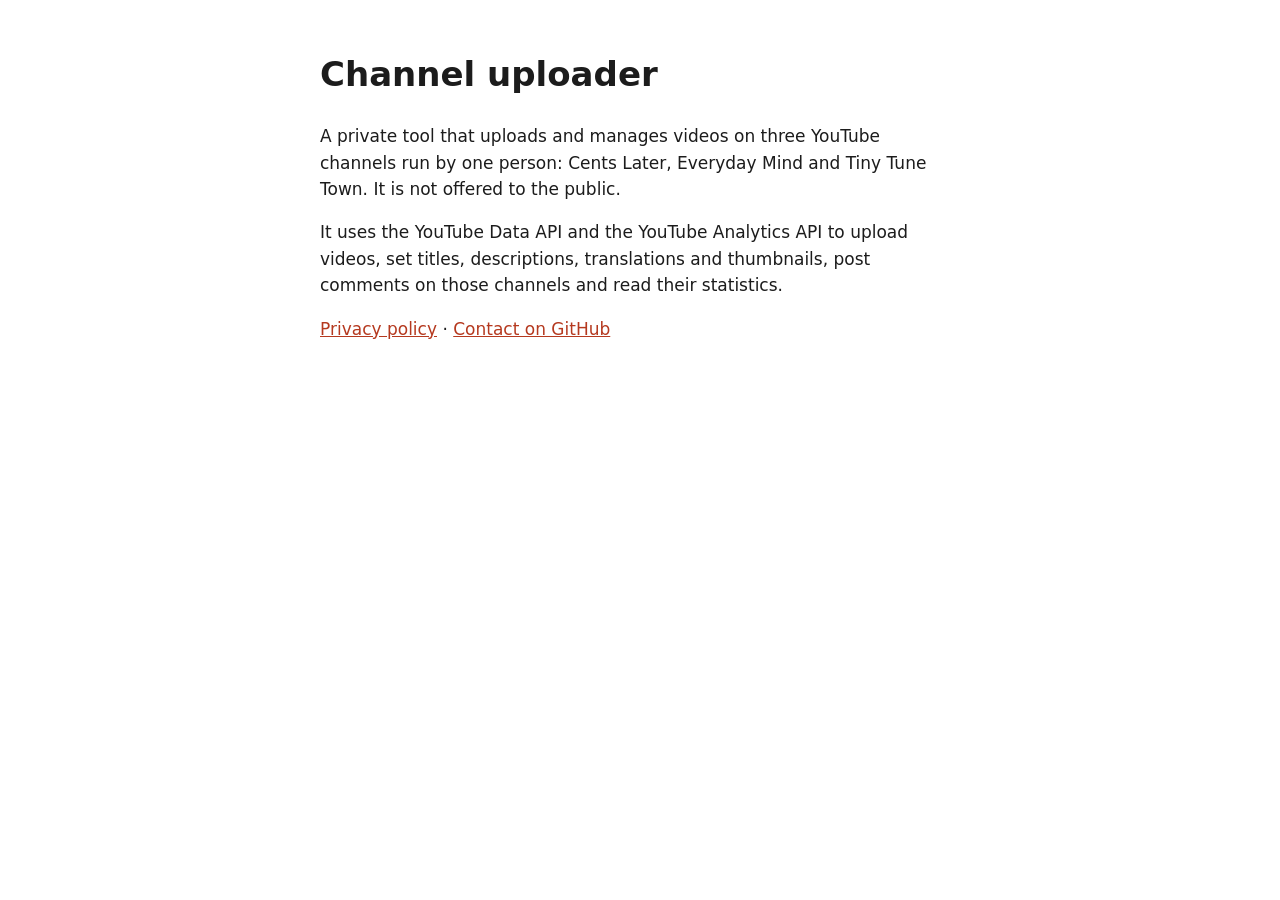
<file: index.html>
<!doctype html>
<html lang="en"><head><meta charset="utf-8"><meta name="viewport" content="width=device-width,initial-scale=1">
<title>Channel uploader</title>
<style>body{font:17px/1.55 system-ui,sans-serif;max-width:640px;margin:48px auto;padding:0 16px;color:#1c1c1c;background:#fff}a{color:#b5391f}@media(prefers-color-scheme:dark){body{background:#141414;color:#eee}a{color:#ff8a70}}</style>
</head><body>
<h1>Channel uploader</h1>
<p>A private tool that uploads and manages videos on three YouTube channels run by one person: Cents Later, Everyday Mind and Tiny Tune Town. It is not offered to the public.</p>
<p>It uses the YouTube Data API and the YouTube Analytics API to upload videos, set titles, descriptions, translations and thumbnails, post comments on those channels and read their statistics.</p>
<p><a href="privacy.html">Privacy policy</a> · <a href="https://github.com/MtMild">Contact on GitHub</a></p>
</body></html>
</file>
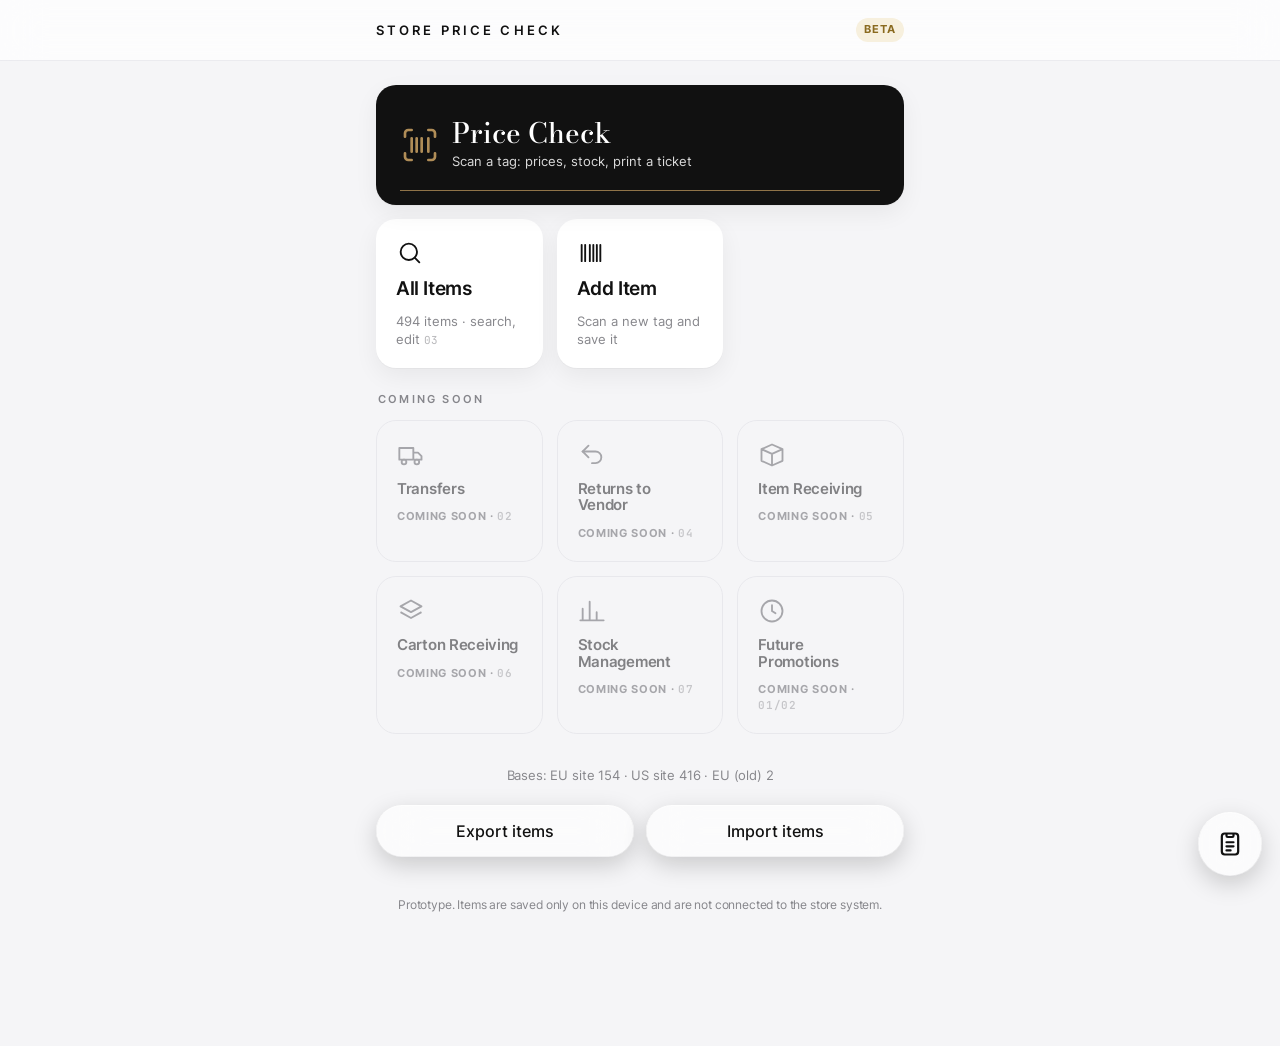
<file: price-check/index.html>
<!doctype html><html><head><meta charset=utf8><meta name=viewport content="width=device-width,initial-scale=1,viewport-fit=cover"><style>:root{color-scheme:light;box-sizing:border-box;padding-top:env(safe-area-inset-top,0px);padding-bottom:env(safe-area-inset-bottom,0px)}html{scroll-padding-top:env(safe-area-inset-top,0px)}body{margin:0;padding:0;font:14px -apple-system,BlinkMacSystemFont,sans-serif;background:#fff;color:#000}img{max-width:100%}[hidden]:not([hidden=until-found i]){display:none!important}</style></head><body>
<title>Store Price Check</title>
<link rel="stylesheet" href="lib/fonts.css">
<link rel="manifest" href="manifest.webmanifest">
<meta name="apple-mobile-web-app-capable" content="yes">
<meta name="mobile-web-app-capable" content="yes">
<meta name="apple-mobile-web-app-status-bar-style" content="black-translucent">
<meta name="apple-mobile-web-app-title" content="Price Check">
<meta name="format-detection" content="telephone=no">
<link rel="apple-touch-icon" href="apple-touch-icon.png">
<meta name="theme-color" content="#141414">
<link rel="icon" href="icon.svg" type="image/svg+xml">
<style>
/* Layout: one-column handheld app, sticky top bar with back arrow, big tiles on home, scan screen = mode switch + input + camera + result */
:root{
  --bg:#f5f5f7; --surface:#ffffff; --surface-2:#ececf0; --line:#e3e3e8;
  --ink:#111111; --ink-2:#515154; --ink-3:#86868b;
  --accent:#111111; --accent-ink:#ffffff; --accent-soft:#ececf0;
  --promo:#9a6a2a; --promo-soft:#f5ede1;
  --future:#0066cc; --future-soft:#e6f0fb;
  --oos:#b3261e; --oos-soft:#fbe9e7;
  --ok:#1f7a4a; --ok-soft:#e5f3ea;
  --demo:#8a6a1f; --demo-soft:#f7f0de;
  --gold:#b08d57;
  --shadow:0 1px 1px rgba(0,0,0,.03),0 8px 24px rgba(0,0,0,.06);
  --f-display:"Inter",-apple-system,"SF Pro Display",system-ui,sans-serif;
  --f-body:"Inter",-apple-system,"SF Pro Text",system-ui,"Segoe UI",sans-serif;
  --f-serif:"Bodoni Moda","Didot","Bodoni 72",Georgia,serif;
  --f-mono:"JetBrains Mono",ui-monospace,Menlo,Consolas,monospace;
  --r:20px;
}
@media (prefers-color-scheme: dark){:root:not([data-theme="light"]){
  --bg:#000000; --surface:#1c1c1e; --surface-2:#2c2c2e; --line:#323236;
  --ink:#f5f5f7; --ink-2:#c7c7cc; --ink-3:#8e8e93;
  --accent:#f5f5f7; --accent-ink:#000000; --accent-soft:#2c2c2e;
  --promo:#d8b47a; --promo-soft:#2e2517;
  --future:#2997ff; --future-soft:#0f2236;
  --oos:#ff6b5e; --oos-soft:#3a1714;
  --ok:#4cd17f; --ok-soft:#10291a;
  --demo:#e2c37e; --demo-soft:#2b2414;
  --gold:#c9a66b;
  --shadow:0 1px 1px rgba(0,0,0,.5); color-scheme:dark}}
:root[data-theme="dark"]{
  --bg:#000000; --surface:#1c1c1e; --surface-2:#2c2c2e; --line:#323236;
  --ink:#f5f5f7; --ink-2:#c7c7cc; --ink-3:#8e8e93;
  --accent:#f5f5f7; --accent-ink:#000000; --accent-soft:#2c2c2e;
  --promo:#d8b47a; --promo-soft:#2e2517;
  --future:#2997ff; --future-soft:#0f2236;
  --oos:#ff6b5e; --oos-soft:#3a1714;
  --ok:#4cd17f; --ok-soft:#10291a;
  --demo:#e2c37e; --demo-soft:#2b2414;
  --gold:#c9a66b;
  --shadow:0 1px 1px rgba(0,0,0,.5); color-scheme:dark}
*{box-sizing:border-box}
html,body{background:var(--bg)}
body{color:var(--ink);font-family:var(--f-body);font-size:16px;line-height:1.4;-webkit-tap-highlight-color:transparent}
body::before{content:"";position:fixed;inset:0 0 auto;height:env(safe-area-inset-top,0px);z-index:10;background:var(--surface)}
button,input{font:inherit;color:inherit}
button{cursor:pointer}
:focus-visible{outline:3px solid var(--accent);outline-offset:2px}
.mono{font-family:var(--f-mono);font-variant-numeric:tabular-nums}
.wrap{max-width:560px;margin:0 auto;padding-left:max(16px,env(safe-area-inset-left,0px));padding-right:max(16px,env(safe-area-inset-right,0px))}

/* top bar */
.bar{position:sticky;top:env(safe-area-inset-top,0px);z-index:5;background:var(--surface);border-bottom:1px solid var(--line)}
.bar .wrap{display:flex;align-items:center;gap:8px;min-height:60px;padding-block:6px}
.back{width:48px;height:48px;border-radius:12px;border:0;background:transparent;display:grid;place-items:center;margin-left:-8px}
.back:hover{background:var(--surface-2)}
.back svg{width:26px;height:26px}
.bar h1{font-family:var(--f-display);font-weight:700;font-size:22px;margin:0;flex:1;min-width:0;white-space:nowrap;overflow:hidden;text-overflow:ellipsis;letter-spacing:.01em}
.store{font-size:12px;color:var(--ink-3);text-align:right;line-height:1.2}
.demo-pill{font-size:11px;font-weight:700;letter-spacing:.08em;text-transform:uppercase;background:var(--demo-soft);color:var(--demo);padding:4px 8px;border-radius:999px;white-space:nowrap}

main{padding-block:16px 40px}
.view{display:flex;flex-direction:column;gap:16px}
.label{font-size:12px;font-weight:600;letter-spacing:.08em;text-transform:uppercase;color:var(--ink-3)}

/* home */
.tiles{display:grid;grid-template-columns:1fr 1fr;gap:12px}
.tile{display:flex;flex-direction:column;align-items:flex-start;gap:10px;min-height:118px;padding:16px;border-radius:var(--r);border:1px solid var(--line);background:var(--surface);box-shadow:var(--shadow);text-align:left}
.tile svg{width:30px;height:30px;color:var(--accent)}
.tile b{font-family:var(--f-display);font-size:20px;font-weight:700;line-height:1.1}
.tile small{color:var(--ink-3);font-size:13px}
.tile.primary{grid-column:1/-1;background:var(--accent);color:var(--accent-ink);border-color:transparent;flex-direction:row;align-items:center;min-height:96px}
.tile.primary svg{color:var(--accent-ink);width:40px;height:40px;flex:none}
.tile.primary small{color:inherit;opacity:.85}
.tile.soon{background:transparent;box-shadow:none;border-style:dashed;cursor:default;min-height:84px}
.tile.soon svg{color:var(--ink-3)}
.tile.soon b{font-size:17px;color:var(--ink-2)}
.soon-tag{font-size:11px;font-weight:700;letter-spacing:.06em;text-transform:uppercase;color:var(--ink-3)}
.old{font-family:var(--f-mono);font-size:11px;color:inherit;opacity:.6}

/* segmented mode */
.seg{display:grid;grid-template-columns:1fr 1fr;background:var(--surface-2);border-radius:12px;padding:4px;gap:4px}
.seg button{min-height:48px;border:0;border-radius:9px;background:transparent;font-weight:600;color:var(--ink-2)}
.seg button[aria-pressed="true"]{background:var(--surface);color:var(--ink);box-shadow:var(--shadow)}

/* scan input */
.scanbox{display:flex;gap:8px;align-items:stretch}
.field{flex:1;min-width:0;position:relative}
.field input{width:100%;min-height:56px;border-radius:12px;border:2px solid var(--line);background:var(--surface);padding:0 14px 0 46px;font-family:var(--f-mono);font-size:18px;letter-spacing:.02em}
.field input:focus{border-color:var(--accent);outline:none}
.field svg{position:absolute;left:14px;top:50%;transform:translateY(-50%);width:22px;height:22px;color:var(--ink-3);pointer-events:none}
.iconbtn{min-width:56px;min-height:56px;border-radius:12px;border:1px solid var(--line);background:var(--surface);display:grid;place-items:center}
.iconbtn svg{width:24px;height:24px}
.iconbtn[aria-pressed="true"]{background:var(--accent-soft);border-color:var(--accent);color:var(--accent)}
.hint{font-size:13px;color:var(--ink-3);margin:-8px 2px 0}
.ready{display:inline-flex;align-items:center;gap:6px}
.ready::before{content:"";width:8px;height:8px;border-radius:50%;background:var(--ok)}

.btn{min-height:52px;border-radius:12px;border:1px solid var(--line);background:var(--surface);font-weight:600;padding:0 18px;display:inline-flex;align-items:center;justify-content:center;gap:10px}
.btn svg{width:22px;height:22px}
.btn.primary{background:var(--accent);color:var(--accent-ink);border-color:transparent}
.btn.big{min-height:64px;font-size:19px;font-family:var(--f-display);font-weight:700;letter-spacing:.02em;width:100%}
.row{display:flex;gap:8px;flex-wrap:wrap}
.row > .btn{flex:1 1 140px}

/* camera */
.cam{position:relative;border-radius:var(--r);overflow:hidden;background:#000;aspect-ratio:4/3;max-width:100%}
.cam video{width:100%;height:100%;object-fit:cover;display:block}
.vf{position:absolute;inset:0;pointer-events:none}
.vf .win{position:absolute;left:10%;right:10%;top:30%;bottom:30%;border-radius:10px;box-shadow:0 0 0 999px rgba(0,0,0,.45)}
.vf .win::before,.vf .win::after{content:"";position:absolute;inset:-3px;border:3px solid #fff;border-radius:12px;clip-path:polygon(0 0,22% 0,22% 100%,78% 100%,78% 0,100% 0,100% 100%,0 100%)}
.vf .laser{position:absolute;left:12%;right:12%;top:50%;height:2px;background:#ff5a4a;box-shadow:0 0 8px #ff5a4a;animation:sweep 1.6s ease-in-out infinite alternate}
@keyframes sweep{from{transform:translateY(-34px)}to{transform:translateY(34px)}}
@media (prefers-reduced-motion:reduce){.vf .laser{animation:none}}
.cam .camtag{position:absolute;left:10px;bottom:10px;font-size:12px;color:#fff;background:rgba(0,0,0,.55);padding:4px 8px;border-radius:6px}
.cam.flash .win::before{border-color:#4ade80}
.notice{border-radius:var(--r);padding:14px 16px;background:var(--surface);border:1px solid var(--line);display:flex;flex-direction:column;gap:8px}
.notice.warn{background:var(--demo-soft);border-color:transparent;color:var(--ink)}
.notice b{font-weight:700}
.notice p{margin:0;font-size:14px;color:var(--ink-2)}

/* lists */
.list{display:flex;flex-direction:column;background:var(--surface);border:1px solid var(--line);border-radius:var(--r);overflow:hidden}
.li{display:flex;align-items:center;gap:12px;min-height:64px;padding:8px 14px;border:0;border-top:1px solid var(--line);background:transparent;text-align:left;width:100%}
.li:first-child{border-top:0}
.li:hover{background:var(--surface-2)}
.li .ic{width:40px;height:40px;flex:none;border-radius:10px;display:grid;place-items:center}
.li .ic svg{width:24px;height:24px}
.li .t{flex:1;min-width:0}
.li .t b{display:block;font-weight:600;white-space:nowrap;overflow:hidden;text-overflow:ellipsis}
.li .t small{color:var(--ink-3);font-size:13px}
.li .p{text-align:right;font-weight:700;font-variant-numeric:tabular-nums;white-space:nowrap}
.li .p s{display:block;font-weight:400;font-size:12px;color:var(--ink-3)}
.empty{padding:18px;color:var(--ink-3);font-size:14px;text-align:center}

/* chips */
.chips{display:flex;gap:6px;flex-wrap:wrap}
.chip{font-size:13px;font-weight:600;padding:5px 10px;border-radius:999px;display:inline-flex;align-items:center;gap:6px;white-space:nowrap}
.chip.promo{background:var(--promo-soft);color:var(--promo)}
.chip.future{background:var(--future-soft);color:var(--future)}
.chip.oos{background:var(--oos-soft);color:var(--oos)}
.chip.ok{background:var(--ok-soft);color:var(--ok)}
.chip.mini{font-size:11px;padding:2px 7px}

/* result card */
.card{background:var(--surface);border:1px solid var(--line);border-radius:18px;box-shadow:var(--shadow);overflow:hidden}
.card .stripe{height:8px;background:var(--ok)}
.card.is-promo .stripe{background:var(--promo)}
.card.is-oos .stripe{background:var(--oos)}
.card.is-future .stripe{background:linear-gradient(90deg,var(--ok) 0 50%,var(--future) 50%)}
.card.is-promo.is-future .stripe{background:linear-gradient(90deg,var(--promo) 0 50%,var(--future) 50%)}
.cbody{padding:16px;display:flex;flex-direction:column;gap:14px}
.head{display:flex;gap:14px;align-items:flex-start}
.photo{width:84px;height:84px;flex:none;border-radius:14px;display:grid;place-items:center}
.photo svg{width:48px;height:48px}
.head .t{min-width:0;flex:1;display:flex;flex-direction:column;gap:6px}
.head h2{font-family:var(--f-display);font-size:26px;line-height:1.08;margin:0;text-wrap:balance}
.meta{font-size:13px;color:var(--ink-2)}
.price{display:flex;align-items:baseline;gap:12px;flex-wrap:wrap}
.price .now{font-family:var(--f-display);font-weight:700;font-size:56px;line-height:1;letter-spacing:-.01em;font-variant-numeric:tabular-nums}
.card.is-promo .price .now{color:var(--promo)}
.price s{font-size:22px;color:var(--ink-3);font-variant-numeric:tabular-nums}
.p3{display:grid;grid-template-columns:repeat(3,minmax(0,1fr));gap:1px;background:var(--line);border:1px solid var(--line);border-radius:12px;overflow:hidden}
.p3 div{background:var(--surface);padding:10px 12px;min-width:0}
.p3 small{display:block;font-size:11px;font-weight:600;letter-spacing:.08em;text-transform:uppercase;color:var(--ink-3)}
.p3 b{font-size:18px;font-variant-numeric:tabular-nums}
.p3 .cur{box-shadow:inset 0 -3px 0 var(--accent)}
.p3 em{display:block;font-style:normal;font-size:12px;color:var(--ink-3)}
.ticket .was{font-size:18px;color:#666;text-decoration:line-through}
.price .lab{width:100%;font-size:12px;font-weight:600;letter-spacing:.08em;text-transform:uppercase;color:var(--ink-3)}
.box{border-radius:12px;padding:12px 14px;display:flex;gap:12px;align-items:center}
.box svg{width:22px;height:22px;flex:none}
.box div{min-width:0}
.box b{display:block}
.box small{font-size:13px;opacity:.85}
.box.promo{background:var(--promo-soft);color:var(--promo)}
.box.future{background:var(--future-soft);color:var(--future)}
.box.oos{background:var(--oos-soft);color:var(--oos)}
.facts{display:grid;grid-template-columns:repeat(2,minmax(0,1fr));gap:1px;background:var(--line);border:1px solid var(--line);border-radius:12px;overflow:hidden}
.facts div{background:var(--surface);padding:10px 12px;min-width:0}
.facts dt{font-size:11px;font-weight:600;letter-spacing:.08em;text-transform:uppercase;color:var(--ink-3)}
.facts dd{margin:2px 0 0;font-weight:600;overflow-wrap:anywhere}
.stock{display:grid;grid-template-columns:repeat(3,minmax(0,1fr));gap:8px}
.stock div{background:var(--surface-2);border-radius:12px;padding:10px;text-align:center}
.stock b{display:block;font-family:var(--f-display);font-size:30px;line-height:1.1;font-variant-numeric:tabular-nums}
.stock small{font-size:12px;color:var(--ink-2)}
.stock .zero b{color:var(--oos)}
.others{font-size:14px;color:var(--ink-2);display:flex;flex-direction:column;gap:4px}
.others span{display:flex;justify-content:space-between;gap:8px}

/* ticket */
.ticket-wrap{background:var(--surface-2);border-radius:var(--r);padding:20px 16px;display:flex;justify-content:center}
.ticket{width:100%;max-width:260px;background:#fff;color:#111;border-radius:6px;padding:14px 14px 10px;box-shadow:0 2px 10px rgba(0,0,0,.18);position:relative;font-family:var(--f-body)}
.ticket::before{content:"";position:absolute;top:8px;left:50%;width:12px;height:12px;margin-left:-6px;border-radius:50%;background:var(--surface-2);box-shadow:inset 0 1px 2px rgba(0,0,0,.3)}
.ticket .tn{margin-top:14px;font-weight:700;font-size:15px;line-height:1.2}
.ticket .tm{font-size:11px;color:#555}
.ticket .tp{font-family:var(--f-display);font-weight:700;font-size:40px;line-height:1.05;margin:6px 0 2px}
.ticket svg.bc{width:100%;height:auto;display:block}
.ticket .wm{position:absolute;right:8px;top:10px;font-size:10px;font-weight:700;letter-spacing:.1em;color:#a16207;border:1px solid #a16207;padding:1px 5px;border-radius:4px}

/* test barcodes */
.bcgrid{display:grid;grid-template-columns:repeat(auto-fill,minmax(230px,1fr));gap:12px}
.bccard{background:#fff;color:#111;border-radius:12px;padding:12px;display:flex;flex-direction:column;gap:6px;border:1px solid var(--line)}
.bccard b{font-size:14px}
.bccard small{font-size:12px;color:#555}
.bccard svg{width:100%;height:auto}

/* toast */
.toast{position:fixed;left:50%;bottom:calc(20px + env(safe-area-inset-bottom,0px));transform:translate(-50%,20px);opacity:0;transition:.25s;background:var(--ink);color:var(--bg);padding:14px 18px;border-radius:12px;font-weight:600;z-index:20;max-width:calc(100% - 32px);display:flex;gap:10px;align-items:center;box-shadow:0 8px 30px rgba(0,0,0,.25)}
.toast.show{transform:translate(-50%,0);opacity:1}
.toast svg{width:22px;height:22px;flex:none}
.notfound{text-align:center;padding:24px 16px;display:flex;flex-direction:column;gap:8px;align-items:center}
.notfound svg{width:44px;height:44px;color:var(--oos)}
.notfound h2{font-family:var(--f-display);margin:0;font-size:24px}
.notfound p{margin:0;color:var(--ink-2)}
.form{display:flex;flex-direction:column;gap:12px}
.ff{display:flex;flex-direction:column;gap:4px;min-width:0;flex:1}
.ff span{font-size:12px;font-weight:600;letter-spacing:.06em;text-transform:uppercase;color:var(--ink-3)}
.ff input,.ff select{min-height:52px;border-radius:12px;border:2px solid var(--line);background:var(--surface);color:var(--ink);padding:0 12px;font:inherit;font-size:17px;width:100%}
.ff input:focus,.ff select:focus{border-color:var(--accent);outline:none}
.ff2{display:flex;gap:10px}
.foot{font-size:12px;color:var(--ink-3);text-align:center;padding-top:8px}
@media (min-width:700px){.tiles{grid-template-columns:repeat(3,1fr)}.tile.primary{grid-column:span 3}}

/* ---- look: Apple-style clarity (system type, soft grey canvas, glass bar, pill controls) + luxury-boutique accents (black, gold hairlines, serif item names, spaced capitals) ---- */
body{letter-spacing:-.01em;-webkit-font-smoothing:antialiased}
body::before{background:color-mix(in srgb,var(--surface) 72%,transparent);backdrop-filter:saturate(180%) blur(20px);-webkit-backdrop-filter:saturate(180%) blur(20px)}
.bar{background:color-mix(in srgb,var(--surface) 72%,transparent);backdrop-filter:saturate(180%) blur(20px);-webkit-backdrop-filter:saturate(180%) blur(20px);border-bottom:1px solid color-mix(in srgb,var(--line) 70%,transparent)}
.bar h1{font-family:var(--f-body);font-weight:600;font-size:13px;letter-spacing:.24em;text-transform:uppercase}
.back{border-radius:999px}
main{padding-block:24px 56px}
.view{gap:20px}
.label{font-size:11px;font-weight:600;letter-spacing:.2em;color:var(--ink-3)}
.tiles{gap:14px}
.tile{border:0;border-radius:var(--r);box-shadow:var(--shadow);padding:20px;gap:12px;transition:transform .15s ease}
.tile:active{transform:scale(.98)}
.tile svg{color:var(--ink);width:28px;height:28px;stroke-width:1.6}
.tile b{font-family:var(--f-body);font-weight:600;font-size:19px;letter-spacing:-.02em}
.tile.primary{background:var(--accent);color:var(--accent-ink);min-height:120px;padding:24px;position:relative;overflow:hidden}
.tile.primary::after{content:"";position:absolute;left:24px;right:24px;bottom:14px;height:1px;background:var(--gold);opacity:.8}
.tile.primary b{font-family:var(--f-serif);font-weight:500;font-size:28px;letter-spacing:0}
.tile.primary svg{color:var(--gold)}
.tile.soon{border:1px solid var(--line);opacity:.7}
.tile.soon b{font-size:15px}
.seg{border-radius:999px;background:var(--surface-2)}
.seg button{border-radius:999px;font-weight:500}
.btn{border-radius:999px;border:0;background:var(--surface);box-shadow:var(--shadow);font-weight:500}
.btn.primary{background:var(--accent);color:var(--accent-ink);box-shadow:none}
.btn.big{font-family:var(--f-body);font-weight:600;font-size:17px;letter-spacing:.14em;text-transform:uppercase;min-height:58px}
.field input,.ff input,.ff select{border-radius:14px;border:1px solid var(--line);background:var(--surface)}
.field input:focus,.ff input:focus,.ff select:focus{border-color:var(--ink);box-shadow:0 0 0 4px color-mix(in srgb,var(--ink) 8%,transparent)}
.ff span{font-size:11px;letter-spacing:.16em}
.notice{border:0;border-radius:var(--r);box-shadow:var(--shadow)}
.list{border:0;border-radius:var(--r);box-shadow:var(--shadow)}
.li{min-height:68px;padding:10px 16px}
.li .t b{font-family:var(--f-serif);font-weight:500;font-size:18px;letter-spacing:0}
.chip{font-weight:500;letter-spacing:.02em}
.card{border:0;border-radius:24px;box-shadow:var(--shadow)}
.card .stripe{height:3px}
.cbody{padding:22px;gap:18px}
.head h2{font-family:var(--f-serif);font-weight:500;font-size:32px;letter-spacing:0;line-height:1.05}
.head .meta{text-transform:uppercase;letter-spacing:.14em;font-size:12px;color:var(--ink-3)}
.price{padding-top:14px;border-top:1px solid var(--gold)}
.price .now{font-family:var(--f-body);font-weight:600;font-size:52px;letter-spacing:-.03em}
.price .lab{letter-spacing:.2em;font-size:11px}
.p3{border:0;background:var(--line);border-radius:16px}
.p3 small{letter-spacing:.16em;font-size:10px}
.p3 .cur{box-shadow:inset 0 -2px 0 var(--gold)}
.facts{border:0;border-radius:16px}
.facts dt{letter-spacing:.16em;font-size:10px}
.box{border-radius:16px}
.ticket .tn{font-family:var(--f-serif)}
.head{position:relative}
.printico{position:absolute;right:-6px;top:-6px;width:48px;height:48px;border-radius:999px;border:0;background:var(--surface-2);color:var(--ink);display:grid;place-items:center}
.printico svg{width:22px;height:22px}
.printico[aria-pressed="true"]{background:var(--accent);color:var(--accent-ink)}
.head .t{padding-right:44px}
@media print{
  body.printing-ticket *{visibility:hidden!important}
  body.printing-ticket #ticketEl, body.printing-ticket #ticketEl *{visibility:visible!important}
  body.printing-ticket #ticketEl{position:fixed;left:0;top:0;box-shadow:none;border:1px solid #000}
  body.printing-ticket #ticketEl::before{display:none}
}
[hidden]{display:none!important}
/* print list: floating button, queue rows, printer picker, labels */
main{padding-bottom:120px}
.chip.locpill{background:color-mix(in srgb,var(--ink) 10%,transparent);color:var(--ink);gap:6px;max-width:100%;overflow:hidden;text-overflow:ellipsis}
.chip.locpill svg{width:14px;height:14px;flex:none}
.sw{box-shadow:inset 0 0 0 1px rgba(255,255,255,.14)}
.chip.colpill{background:color-mix(in srgb,var(--ink) 10%,transparent);color:var(--ink);gap:8px}
.chip.colpill i{width:12px;height:12px;border-radius:50%;flex:none;box-shadow:0 0 0 1px color-mix(in srgb,var(--ink) 30%,transparent)}
.colwrap{position:relative}
.colwrap input{padding-left:48px!important}
.colwrap .csw{position:absolute;left:8px;bottom:9px;width:34px;height:34px;border-radius:10px;border:0;padding:0;cursor:pointer;box-shadow:0 0 0 1px color-mix(in srgb,var(--ink) 25%,transparent);display:grid;place-items:center}
.colwrap .csw:active{transform:scale(.92)}
.colwrap .csw::after{content:"";width:7px;height:7px;border-right:2px solid currentColor;border-bottom:2px solid currentColor;transform:translateY(-2px) rotate(45deg);opacity:.75}
.sheet.colsheet{max-height:min(78vh,640px);text-align:left}
.colgrid{display:grid;grid-template-columns:repeat(2,minmax(0,1fr));gap:8px;overflow-y:auto;margin:8px -4px 0;padding:4px;-webkit-overflow-scrolling:touch}
.colopt{display:flex;align-items:center;gap:10px;min-height:48px;padding:6px 12px 6px 6px;border-radius:14px;border:1px solid var(--line);background:var(--surface);color:var(--ink);font:inherit;font-size:15px;text-align:left;cursor:pointer;min-width:0}
.colopt i{width:34px;height:34px;border-radius:10px;flex:none;box-shadow:0 0 0 1px color-mix(in srgb,var(--ink) 25%,transparent)}
.colopt span{overflow:hidden;display:-webkit-box;-webkit-line-clamp:2;-webkit-box-orient:vertical;line-height:1.2;overflow-wrap:break-word}
.colopt.on{border-color:var(--accent);box-shadow:0 0 0 2px var(--accent)}
.colopt.clear i{background:repeating-linear-gradient(45deg,transparent 0 4px,color-mix(in srgb,var(--ink) 18%,transparent) 4px 6px)}
.colwrap .csw.none{background:repeating-linear-gradient(45deg,transparent 0 4px,color-mix(in srgb,var(--ink) 18%,transparent) 4px 6px)}
.colhint{font-size:12px;color:var(--ink-3);margin-top:-4px}
.colhint:empty{display:none}
.chip.eupill{background:color-mix(in srgb,var(--ink) 10%,transparent);color:var(--ink);gap:8px}
.chip.eupill i{width:12px;height:12px;border-radius:50%;flex:none;box-shadow:0 0 0 1px rgba(255,255,255,.35)}
.qbtns{display:grid;grid-template-columns:1fr 1fr;gap:12px}
.qbtns .btn{width:100%}
.sheet-wrap{position:fixed;inset:0;z-index:60;background:rgba(0,0,0,.5);display:flex;align-items:flex-end;justify-content:center;padding:16px 16px calc(16px + env(safe-area-inset-bottom,0px));animation:shFade .18s ease}
.sheet{width:min(420px,100%);box-sizing:border-box;padding:24px 20px 20px;border-radius:28px;background:color-mix(in srgb,var(--surface-2) 88%,transparent);backdrop-filter:saturate(180%) blur(24px);-webkit-backdrop-filter:saturate(180%) blur(24px);border:1px solid var(--glass-rim,var(--line));box-shadow:0 20px 50px rgba(0,0,0,.45);display:flex;flex-direction:column;gap:8px;text-align:center;animation:shUp .24s cubic-bezier(.2,.9,.3,1.1)}
.sheet b{font-size:18px;color:var(--ink)}
.sheet p{margin:0;font-size:14px;color:var(--ink-2)}
.sheet-btns{display:grid;grid-template-columns:1fr 1fr;gap:12px;margin-top:12px}
.sheet-btns .btn{min-height:52px;width:100%}
@keyframes shFade{from{opacity:0}}
@keyframes shUp{from{transform:translateY(24px);opacity:0}}
.fab.qprint{display:grid}
.fab.qprint.off{background:var(--surface-2);color:var(--ink-3,var(--ink-2));box-shadow:none}
.qnote{width:100%;box-sizing:border-box;min-height:52px;resize:none;border-radius:14px;border:1px solid var(--line);background:var(--surface);color:var(--ink);padding:14px;font:inherit;font-size:16px;line-height:1.4}
.qnote::placeholder{color:var(--ink-3,var(--ink-2))}
.qnote:focus{outline:none;border-color:var(--accent)}
#camArea:empty,#listBar:empty,#noteBar:empty{display:none}
.newlist{display:inline-flex;align-items:center;gap:4px;min-height:40px;padding:0 14px 0 10px;margin-right:8px;border-radius:999px;border:1px solid var(--glass-rim,var(--line));background:var(--glass,var(--surface));color:var(--accent);font:inherit;font-size:13px;font-weight:700;letter-spacing:.04em;flex-shrink:0;box-shadow:var(--glass-edge,none)}
.newlist svg{width:16px;height:16px}
.newlist:active{background:var(--glass-press,var(--surface-2))}
.lists{display:flex;gap:8px;overflow-x:auto;scrollbar-width:none;padding:2px 0;margin:0 -2px}
.lists::-webkit-scrollbar{display:none}
.lists button{flex:0 0 auto;max-width:200px;display:inline-flex;align-items:center;gap:8px;min-height:40px;padding:0 14px;border-radius:999px;border:1px solid var(--line);background:var(--surface);color:var(--ink-2);font:inherit;font-size:14px;font-weight:600}
.lists button span.nm{overflow:hidden;text-overflow:ellipsis;white-space:nowrap}
.lists button .n{font-size:12px;font-weight:700;min-width:20px;height:20px;padding:0 6px;border-radius:999px;display:inline-grid;place-items:center;background:color-mix(in srgb,var(--ink) 10%,transparent)}
.lists button[aria-pressed="true"]{background:var(--accent);border-color:var(--accent);color:var(--accent-ink)}
.lists button[aria-pressed="true"] .n{background:rgba(0,0,0,.16)}
.newform{display:flex;gap:8px;align-items:center}
.newform input{flex:1;min-width:0;min-height:48px;border-radius:14px;border:1px solid var(--line);background:var(--surface);color:var(--ink);padding:0 14px;font:inherit;font-size:16px}
.newform .btn{min-height:48px;width:auto;padding:0 18px}
/* bottom pill dock (Add Item): photo of the tag / from gallery */
.dock{position:fixed;left:50%;transform:translateX(-50%);bottom:calc(18px + env(safe-area-inset-bottom,0px));z-index:14;display:flex;gap:4px;padding:6px;border-radius:999px;width:min(340px,calc(100% - 32px));background:color-mix(in srgb,var(--surface-2) 78%,transparent);backdrop-filter:saturate(180%) blur(20px);-webkit-backdrop-filter:saturate(180%) blur(20px);box-shadow:0 10px 30px rgba(0,0,0,.25),inset 0 0 0 1px color-mix(in srgb,var(--ink) 10%,transparent)}
.dock button{flex:1;display:flex;flex-direction:column;align-items:center;justify-content:center;gap:4px;min-height:64px;border:0;border-radius:999px;background:transparent;color:var(--ink);font-size:14px;font-weight:600}
.dock button:active{background:color-mix(in srgb,var(--ink) 12%,transparent)}
.dock button svg{width:26px;height:26px}
.toast{bottom:calc(100px + env(safe-area-inset-bottom,0px))}
.fab{position:fixed;right:max(18px,env(safe-area-inset-right,0px));bottom:calc(22px + env(safe-area-inset-bottom,0px));width:64px;height:64px;border-radius:50%;border:0;background:var(--accent);color:var(--accent-ink);box-shadow:0 10px 28px rgba(0,0,0,.28);display:grid;place-items:center;z-index:15;transition:transform .15s ease}
.fab:active{transform:scale(.94)}
.fab svg{width:28px;height:28px}
.fab .badge{position:absolute;top:-4px;right:-4px;min-width:24px;height:24px;padding:0 6px;border-radius:12px;background:var(--gold);color:#141210;font-size:13px;font-weight:700;display:grid;place-items:center;font-variant-numeric:tabular-nums}
.fab.bump{animation:bump .3s ease}
@keyframes bump{50%{transform:scale(1.15)}}
.printer-sel{max-width:52%;min-height:40px;border-radius:999px;border:1px solid var(--line);background:var(--surface);color:var(--ink);padding:0 30px 0 12px;font:inherit;font-size:13px;font-weight:500;appearance:none;-webkit-appearance:none;background-image:linear-gradient(45deg,transparent 50%,currentColor 50%),linear-gradient(135deg,currentColor 50%,transparent 50%);background-position:calc(100% - 16px) 50%,calc(100% - 11px) 50%;background-size:5px 5px;background-repeat:no-repeat;text-overflow:ellipsis}
.qrow{display:flex;align-items:center;gap:10px;min-height:72px;padding:10px 12px 10px 16px;border-top:1px solid var(--line)}
.qrow:first-child{border-top:0}
.qrow .t{flex:1;min-width:0}
.qrow .t b{display:block;font-family:var(--f-serif);font-weight:500;font-size:17px;white-space:nowrap;overflow:hidden;text-overflow:ellipsis}
.qrow .t small{color:var(--ink-3);font-size:12px}
.qty{display:flex;align-items:center;gap:4px;flex:none}
.qty button{width:40px;height:40px;border-radius:50%;border:0;background:var(--surface-2);font-size:20px;line-height:1;display:grid;place-items:center}
.qty input{width:48px;height:40px;border-radius:10px;border:1px solid var(--line);background:var(--surface);text-align:center;font-family:var(--f-mono);font-size:17px;font-weight:600}
.qrow .del{width:36px;height:36px;border-radius:50%;border:0;background:transparent;color:var(--ink-3);font-size:22px;flex:none}
.qsum{display:flex;justify-content:space-between;font-size:14px;color:var(--ink-2);padding:0 4px}
.acts{display:grid;grid-template-columns:1fr 1fr;gap:10px}
.acts .btn{min-height:52px}
details.pset{background:var(--surface);border-radius:var(--r);box-shadow:var(--shadow);padding:14px 16px}
details.pset summary{cursor:pointer;font-weight:600}
details.pset .form{margin-top:12px}
details.pset p{font-size:13px;color:var(--ink-3);margin:8px 0 0}
#printArea{display:none}
@media print{
  body.printing-labels > *:not(#printArea){display:none!important}
  body.printing-labels{background:#fff!important}
  body.printing-labels::before{display:none!important}
  body.printing-labels #printArea{display:block!important}
  body.printing-labels #printArea.sheet{display:grid!important;grid-template-columns:repeat(3,70mm);grid-auto-rows:37mm}
  html:has(body.printing-labels){background:#fff!important}
}
.lbl{width:var(--lw,50mm);height:var(--lh,30mm);padding:1.5mm 2.5mm;box-sizing:border-box;overflow:hidden;display:flex;flex-direction:column;justify-content:center;gap:.4mm;background:#fff;color:#000;font-family:Arial,Helvetica,sans-serif;break-after:page;page-break-after:always}
#printArea.sheet .lbl{width:70mm;height:37mm;break-after:auto;page-break-after:auto;padding:3mm 5mm}
.lbl .n{font-size:8pt;font-weight:700;line-height:1.1;white-space:nowrap;overflow:hidden;text-overflow:ellipsis}
.lbl .c{font-size:6.5pt;line-height:1.1;white-space:nowrap;overflow:hidden;text-overflow:ellipsis}
.lbl .pr{font-size:12pt;font-weight:700;line-height:1.1}
.lbl svg{display:block;width:100%;height:auto;max-height:58%;min-height:0;flex:1 1 auto}

/* Apple-style "liquid glass" controls: translucent blur, light rim on top, soft shadow, darker pill when pressed */
:root{--glass:rgba(255,255,255,.62);--glass-rim:rgba(255,255,255,.9);--glass-edge:rgba(0,0,0,.08);--glass-press:rgba(0,0,0,.08);--glass-ink:#111}
@media (prefers-color-scheme: dark){:root:not([data-theme="light"]){--glass:rgba(58,58,60,.62);--glass-rim:rgba(255,255,255,.22);--glass-edge:rgba(0,0,0,.6);--glass-press:rgba(0,0,0,.42);--glass-ink:#fff}}
:root[data-theme="dark"]{--glass:rgba(58,58,60,.62);--glass-rim:rgba(255,255,255,.22);--glass-edge:rgba(0,0,0,.6);--glass-press:rgba(0,0,0,.42);--glass-ink:#fff}
.dock,.fab,.btn:not(.primary){background:var(--glass);color:var(--glass-ink);backdrop-filter:saturate(180%) blur(24px);-webkit-backdrop-filter:saturate(180%) blur(24px);box-shadow:inset 0 1px 0 var(--glass-rim),inset 0 0 0 .5px var(--glass-edge),0 8px 24px rgba(0,0,0,.18)}
.dock{padding:6px;gap:6px;width:min(360px,calc(100% - 32px))}
.dock button{min-height:66px;font-family:-apple-system,BlinkMacSystemFont,"SF Pro Text",var(--f-body);font-size:15px;font-weight:600;letter-spacing:0;color:var(--glass-ink);transition:background .18s ease,transform .18s ease}
.dock button svg{width:28px;height:28px;stroke-width:1.8}
.dock button:hover{background:color-mix(in srgb,var(--glass-press) 50%,transparent)}
.dock button:active{background:var(--glass-press);transform:scale(.97)}
.fab .badge{box-shadow:0 0 0 2px var(--bg)}
.fab:active,.btn:not(.primary):active{transform:scale(.96)}
.btn{transition:transform .15s ease,background .15s ease}
.btn.primary{box-shadow:inset 0 1px 0 rgba(255,255,255,.25),0 6px 18px rgba(0,0,0,.18)}
/* item page: add-to-list icon, floating Scan next */
.head .t{padding-right:104px}
.printico.addq{right:50px}
.printico .qn{position:absolute;top:-3px;right:-3px;min-width:20px;height:20px;padding:0 5px;border-radius:10px;background:var(--gold);color:#141210;font-size:11px;font-weight:700;display:grid;place-items:center;box-shadow:0 0 0 2px var(--surface)}
.printico svg .pl{transform-origin:19px 8px;transform-box:view-box}
.printico.added{animation:addPop .55s cubic-bezier(.3,1.6,.5,1)}
.printico.added svg .pl{animation:plusSpin .55s cubic-bezier(.3,1.4,.5,1)}
.printico.added .qn{animation:qnPop .45s .25s cubic-bezier(.3,1.8,.5,1) both}
@keyframes addPop{0%{transform:scale(1)}35%{transform:scale(.86)}70%{transform:scale(1.08)}100%{transform:scale(1)}}
@keyframes plusSpin{from{transform:rotate(-180deg) scale(.4)}to{transform:rotate(0) scale(1)}}
@keyframes qnPop{from{transform:scale(0)}to{transform:scale(1)}}
.fly{position:fixed;left:0;top:0;width:36px;height:36px;border-radius:50%;background:var(--gold);color:#141210;display:grid;place-items:center;z-index:30;pointer-events:none;box-shadow:0 6px 18px rgba(0,0,0,.3)}
.fly svg{width:18px;height:18px}
.dock-next{left:16px;right:98px;width:auto;transform:none}
.dock-next button{flex-direction:row;gap:10px;min-height:56px;font-size:16px;letter-spacing:.06em;text-transform:uppercase}
.dock.dock-next{background:var(--accent);box-shadow:inset 0 1px 0 rgba(255,255,255,.28),0 10px 28px rgba(0,0,0,.3)}
.dock-next button{color:var(--accent-ink)}
.dock-next button:hover{background:rgba(0,0,0,.08)}
.dock-next button:active{background:rgba(0,0,0,.16)}
.dock-side{left:16px;right:98px;width:auto;transform:none}
.dock button.gold{background:var(--accent);color:var(--accent-ink);box-shadow:inset 0 1px 0 rgba(255,255,255,.28)}
.dock button.gold:active{filter:brightness(.92)}
@media (min-width:640px){.dock-side{left:50%;right:auto;width:360px;transform:translateX(-50%)}}
@media (min-width:640px){.dock-next{left:50%;right:auto;width:360px;transform:translateX(-50%)}}
@media (prefers-reduced-motion:reduce){.printico.added,.printico.added svg .pl,.printico.added .qn{animation:none}}
/* ---- spacing system: 4 / 8 / 12 / 16 / 20 / 24 px. Sections 20px apart, a label sits 12px above its block, text inside a block 4px apart ---- */
.view{gap:20px}
.label{margin:4px 2px -8px}
.hint{margin:-8px 2px 0;line-height:1.45}
.li{gap:14px;min-height:72px;padding:12px 16px;align-items:center}
.li .t{display:flex;flex-direction:column;align-items:flex-start;gap:4px}
.li .t b{line-height:1.15}
.li .t small{line-height:1.2}
.li .t .chips{margin:0}
.li .p{align-self:center;font-size:17px}
.qrow{gap:12px;padding:12px 12px 12px 16px}
.qrow .t{display:flex;flex-direction:column;gap:4px}
.acts{gap:12px}
.row{gap:12px}
.form{gap:16px}
.ff{gap:6px}
.ff2{gap:12px}
.cbody{gap:20px}
.head .t{gap:8px}
.li .t{min-width:0}
.li .t b,.li .t small{max-width:100%;white-space:nowrap;overflow:hidden;text-overflow:ellipsis}
/* item card header: photo + action icons on one row, the name full width under them */
.head{flex-wrap:wrap;gap:16px;align-items:center}
.head .photo{width:64px;height:64px;border-radius:16px}
.head .photo svg{width:36px;height:36px}
.head .printico{top:8px;right:0}
.head .printico.addq{right:58px}
.head .t{flex:1 1 100%;padding-right:0}
.head h2{font-size:28px;line-height:1.1}
.head .meta{letter-spacing:.12em;line-height:1.4}
.facts .bcrow{display:flex;align-items:center;justify-content:space-between;gap:12px;padding:12px 0}
.cbody .p3 > div:first-child{padding-left:0}
.cbody .p3 > div:last-child{padding-right:0}
.cbody .label{margin-left:0;margin-right:0}
.facts:has(.bcrow){background:transparent;border-radius:0;border-top:1px solid var(--line)}
.editbtn{flex:none;width:48px;height:48px;padding:0;border:0;border-radius:999px;display:grid;place-items:center;background:var(--accent);color:var(--accent-ink);box-shadow:inset 0 1px 0 rgba(255,255,255,.28),0 4px 14px rgba(0,0,0,.2);transition:transform .15s ease}
.editbtn svg,.printico svg{width:22px;height:22px;display:block}
.editbtn:active{transform:scale(.92);filter:brightness(.92)}
/* bottom docks: every button the same height, icon on one line, label on one line, all icons on one level */
.dock{align-items:stretch}
.dock button{flex:1 1 0;min-width:0;height:64px;min-height:64px;padding:0 10px;display:flex;flex-direction:column;align-items:center;justify-content:center;gap:5px;font-size:14px;line-height:1}
.dock button span{white-space:nowrap;overflow:hidden;text-overflow:ellipsis;max-width:100%}
.dock button svg{width:24px;height:24px;flex:none}
.dock-next button{flex-direction:row;gap:10px;font-size:15px}
.fab{width:64px;height:64px;bottom:calc(24px + env(safe-area-inset-bottom,0px))}
.dock{bottom:calc(18px + env(safe-area-inset-bottom,0px))}
.dock-side,.dock-next{right:96px}
/* dark theme: no glaring white blocks; the main tile is a deep warm graphite with gold, main buttons are muted gold */
@media (prefers-color-scheme: dark){:root:not([data-theme="light"]){--accent:#b8975f;--accent-ink:#141210}
  :root:not([data-theme="light"]) .tile.primary{background:linear-gradient(160deg,#2a2621,#17150f);color:#f2ede4;box-shadow:inset 0 0 0 1px rgba(201,166,107,.35)}
  :root:not([data-theme="light"]) .tile.primary small{color:#bdb5a6;opacity:1}}
:root[data-theme="dark"]{--accent:#b8975f;--accent-ink:#141210}
:root[data-theme="dark"] .tile.primary{background:linear-gradient(160deg,#2a2621,#17150f);color:#f2ede4;box-shadow:inset 0 0 0 1px rgba(201,166,107,.35)}
:root[data-theme="dark"] .tile.primary small{color:#bdb5a6;opacity:1}
</style>

<header class="bar"><div class="wrap">
  <button class="back" id="backBtn" aria-label="Back" hidden><svg viewBox="0 0 24 24" fill="none" stroke="currentColor" stroke-width="2.4" stroke-linecap="round" stroke-linejoin="round"><path d="M15 5l-7 7 7 7"/></svg></button>
  <h1 id="title">Store Price Check</h1>
  <span class="demo-pill" id="betaPill">Beta</span>
  <button type="button" class="newlist" id="newListBtn" aria-label="New list" hidden><svg viewBox="0 0 24 24" fill="none" stroke="currentColor" stroke-width="2.4" stroke-linecap="round"><path d="M12 5v14M5 12h14"/></svg>New</button>
  <select class="printer-sel" id="printerSel" aria-label="Printer" hidden></select>
</div></header>

<main class="wrap" id="app"></main>
<button class="fab" id="fab" aria-label="Print list" hidden></button>
<div id="printArea" aria-hidden="true"></div>
<style id="pageStyle"></style>
<div class="toast" id="toast" role="status" aria-live="polite"></div>
<input type="file" id="photoInput" accept="image/*" capture="environment" hidden>
<input type="file" id="galleryInput" accept="image/*" hidden>

<script src="lib/JsBarcode.all.min.js"></script>
<script src="lib/xlsx.full.min.js"></script>
<script src="bases.js"></script>


<script>if ("serviceWorker" in navigator && location.protocol.startsWith("http")) navigator.serviceWorker.register("sw.js").catch(()=>{});</script>
</body></html>
</file>
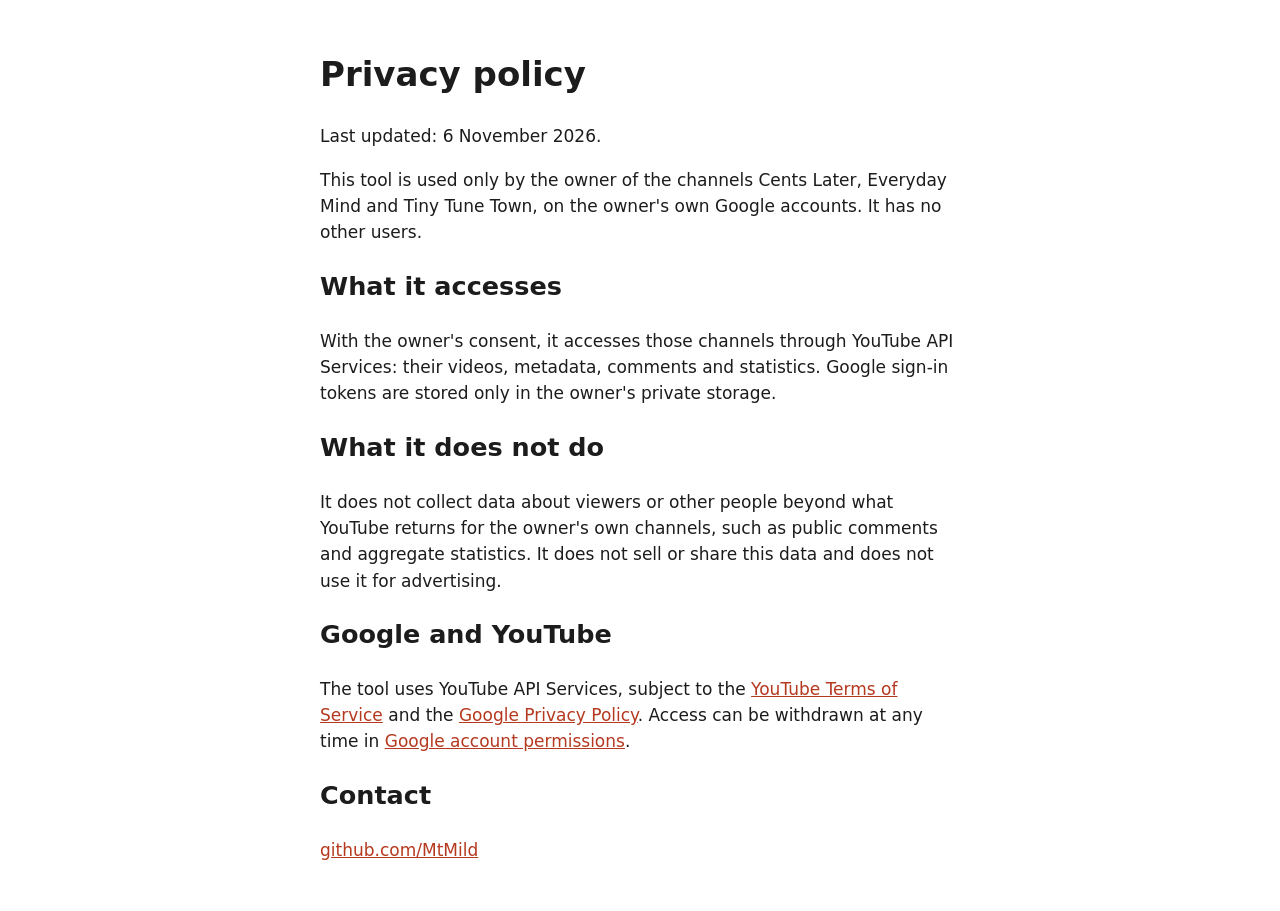
<file: privacy.html>
<!doctype html>
<html lang="en"><head><meta charset="utf-8"><meta name="viewport" content="width=device-width,initial-scale=1">
<title>Privacy policy</title>
<style>body{font:17px/1.55 system-ui,sans-serif;max-width:640px;margin:48px auto;padding:0 16px;color:#1c1c1c;background:#fff}a{color:#b5391f}@media(prefers-color-scheme:dark){body{background:#141414;color:#eee}a{color:#ff8a70}}</style>
</head><body>
<h1>Privacy policy</h1>
<p>Last updated: 6 November 2026.</p>
<p>This tool is used only by the owner of the channels Cents Later, Everyday Mind and Tiny Tune Town, on the owner's own Google accounts. It has no other users.</p>
<h2>What it accesses</h2>
<p>With the owner's consent, it accesses those channels through YouTube API Services: their videos, metadata, comments and statistics. Google sign-in tokens are stored only in the owner's private storage.</p>
<h2>What it does not do</h2>
<p>It does not collect data about viewers or other people beyond what YouTube returns for the owner's own channels, such as public comments and aggregate statistics. It does not sell or share this data and does not use it for advertising.</p>
<h2>Google and YouTube</h2>
<p>The tool uses YouTube API Services, subject to the <a href="https://www.youtube.com/t/terms">YouTube Terms of Service</a> and the <a href="https://policies.google.com/privacy">Google Privacy Policy</a>. Access can be withdrawn at any time in <a href="https://myaccount.google.com/permissions">Google account permissions</a>.</p>
<h2>Contact</h2>
<p><a href="https://github.com/MtMild">github.com/MtMild</a></p>
</body></html>
</file>
<file: price-check/lib/fonts.css>
@font-face{font-family:'Inter';font-style:normal;font-weight:400;font-display:swap;src:url(fonts/inter-latin-400-normal.woff2) format('woff2');unicode-range:U+0000-00FF,U+0131,U+0152-0153,U+02BB-02BC,U+02C6,U+02DA,U+02DC,U+0304,U+0308,U+0329,U+2000-206F,U+20AC,U+2122,U+2191,U+2193,U+2212,U+2215,U+FEFF,U+FFFD}
@font-face{font-family:'Inter';font-style:normal;font-weight:400;font-display:swap;src:url(fonts/inter-latin-ext-400-normal.woff2) format('woff2');unicode-range:U+0100-02BA,U+02BD-02C5,U+02C7-02CC,U+02CE-02D7,U+02DD-02FF,U+0304,U+0308,U+0329,U+1D00-1DBF,U+1E00-1E9F,U+1EF2-1EFF,U+2020,U+20A0-20AB,U+20AD-20C0,U+2113,U+2C60-2C7F,U+A720-A7FF}
@font-face{font-family:'Inter';font-style:normal;font-weight:400;font-display:swap;src:url(fonts/inter-cyrillic-400-normal.woff2) format('woff2');unicode-range:U+0301,U+0400-045F,U+0490-0491,U+04B0-04B1,U+2116}
@font-face{font-family:'Inter';font-style:normal;font-weight:500;font-display:swap;src:url(fonts/inter-latin-500-normal.woff2) format('woff2');unicode-range:U+0000-00FF,U+0131,U+0152-0153,U+02BB-02BC,U+02C6,U+02DA,U+02DC,U+0304,U+0308,U+0329,U+2000-206F,U+20AC,U+2122,U+2191,U+2193,U+2212,U+2215,U+FEFF,U+FFFD}
@font-face{font-family:'Inter';font-style:normal;font-weight:500;font-display:swap;src:url(fonts/inter-latin-ext-500-normal.woff2) format('woff2');unicode-range:U+0100-02BA,U+02BD-02C5,U+02C7-02CC,U+02CE-02D7,U+02DD-02FF,U+0304,U+0308,U+0329,U+1D00-1DBF,U+1E00-1E9F,U+1EF2-1EFF,U+2020,U+20A0-20AB,U+20AD-20C0,U+2113,U+2C60-2C7F,U+A720-A7FF}
@font-face{font-family:'Inter';font-style:normal;font-weight:500;font-display:swap;src:url(fonts/inter-cyrillic-500-normal.woff2) format('woff2');unicode-range:U+0301,U+0400-045F,U+0490-0491,U+04B0-04B1,U+2116}
@font-face{font-family:'Inter';font-style:normal;font-weight:600;font-display:swap;src:url(fonts/inter-latin-600-normal.woff2) format('woff2');unicode-range:U+0000-00FF,U+0131,U+0152-0153,U+02BB-02BC,U+02C6,U+02DA,U+02DC,U+0304,U+0308,U+0329,U+2000-206F,U+20AC,U+2122,U+2191,U+2193,U+2212,U+2215,U+FEFF,U+FFFD}
@font-face{font-family:'Inter';font-style:normal;font-weight:600;font-display:swap;src:url(fonts/inter-latin-ext-600-normal.woff2) format('woff2');unicode-range:U+0100-02BA,U+02BD-02C5,U+02C7-02CC,U+02CE-02D7,U+02DD-02FF,U+0304,U+0308,U+0329,U+1D00-1DBF,U+1E00-1E9F,U+1EF2-1EFF,U+2020,U+20A0-20AB,U+20AD-20C0,U+2113,U+2C60-2C7F,U+A720-A7FF}
@font-face{font-family:'Inter';font-style:normal;font-weight:600;font-display:swap;src:url(fonts/inter-cyrillic-600-normal.woff2) format('woff2');unicode-range:U+0301,U+0400-045F,U+0490-0491,U+04B0-04B1,U+2116}
@font-face{font-family:'Inter';font-style:normal;font-weight:700;font-display:swap;src:url(fonts/inter-latin-700-normal.woff2) format('woff2');unicode-range:U+0000-00FF,U+0131,U+0152-0153,U+02BB-02BC,U+02C6,U+02DA,U+02DC,U+0304,U+0308,U+0329,U+2000-206F,U+20AC,U+2122,U+2191,U+2193,U+2212,U+2215,U+FEFF,U+FFFD}
@font-face{font-family:'Inter';font-style:normal;font-weight:700;font-display:swap;src:url(fonts/inter-latin-ext-700-normal.woff2) format('woff2');unicode-range:U+0100-02BA,U+02BD-02C5,U+02C7-02CC,U+02CE-02D7,U+02DD-02FF,U+0304,U+0308,U+0329,U+1D00-1DBF,U+1E00-1E9F,U+1EF2-1EFF,U+2020,U+20A0-20AB,U+20AD-20C0,U+2113,U+2C60-2C7F,U+A720-A7FF}
@font-face{font-family:'Inter';font-style:normal;font-weight:700;font-display:swap;src:url(fonts/inter-cyrillic-700-normal.woff2) format('woff2');unicode-range:U+0301,U+0400-045F,U+0490-0491,U+04B0-04B1,U+2116}
@font-face{font-family:'Bodoni Moda';font-style:normal;font-weight:500;font-display:swap;src:url(fonts/bodoni-moda-latin-500-normal.woff2) format('woff2');unicode-range:U+0000-00FF,U+0131,U+0152-0153,U+02BB-02BC,U+02C6,U+02DA,U+02DC,U+0304,U+0308,U+0329,U+2000-206F,U+20AC,U+2122,U+2191,U+2193,U+2212,U+2215,U+FEFF,U+FFFD}
@font-face{font-family:'Bodoni Moda';font-style:normal;font-weight:500;font-display:swap;src:url(fonts/bodoni-moda-latin-ext-500-normal.woff2) format('woff2');unicode-range:U+0100-02BA,U+02BD-02C5,U+02C7-02CC,U+02CE-02D7,U+02DD-02FF,U+0304,U+0308,U+0329,U+1D00-1DBF,U+1E00-1E9F,U+1EF2-1EFF,U+2020,U+20A0-20AB,U+20AD-20C0,U+2113,U+2C60-2C7F,U+A720-A7FF}
@font-face{font-family:'Bodoni Moda';font-style:normal;font-weight:600;font-display:swap;src:url(fonts/bodoni-moda-latin-600-normal.woff2) format('woff2');unicode-range:U+0000-00FF,U+0131,U+0152-0153,U+02BB-02BC,U+02C6,U+02DA,U+02DC,U+0304,U+0308,U+0329,U+2000-206F,U+20AC,U+2122,U+2191,U+2193,U+2212,U+2215,U+FEFF,U+FFFD}
@font-face{font-family:'Bodoni Moda';font-style:normal;font-weight:600;font-display:swap;src:url(fonts/bodoni-moda-latin-ext-600-normal.woff2) format('woff2');unicode-range:U+0100-02BA,U+02BD-02C5,U+02C7-02CC,U+02CE-02D7,U+02DD-02FF,U+0304,U+0308,U+0329,U+1D00-1DBF,U+1E00-1E9F,U+1EF2-1EFF,U+2020,U+20A0-20AB,U+20AD-20C0,U+2113,U+2C60-2C7F,U+A720-A7FF}
@font-face{font-family:'JetBrains Mono';font-style:normal;font-weight:400;font-display:swap;src:url(fonts/jetbrains-mono-latin-400-normal.woff2) format('woff2');unicode-range:U+0000-00FF,U+0131,U+0152-0153,U+02BB-02BC,U+02C6,U+02DA,U+02DC,U+0304,U+0308,U+0329,U+2000-206F,U+20AC,U+2122,U+2191,U+2193,U+2212,U+2215,U+FEFF,U+FFFD}
@font-face{font-family:'JetBrains Mono';font-style:normal;font-weight:400;font-display:swap;src:url(fonts/jetbrains-mono-latin-ext-400-normal.woff2) format('woff2');unicode-range:U+0100-02BA,U+02BD-02C5,U+02C7-02CC,U+02CE-02D7,U+02DD-02FF,U+0304,U+0308,U+0329,U+1D00-1DBF,U+1E00-1E9F,U+1EF2-1EFF,U+2020,U+20A0-20AB,U+20AD-20C0,U+2113,U+2C60-2C7F,U+A720-A7FF}
@font-face{font-family:'JetBrains Mono';font-style:normal;font-weight:400;font-display:swap;src:url(fonts/jetbrains-mono-cyrillic-400-normal.woff2) format('woff2');unicode-range:U+0301,U+0400-045F,U+0490-0491,U+04B0-04B1,U+2116}
@font-face{font-family:'JetBrains Mono';font-style:normal;font-weight:600;font-display:swap;src:url(fonts/jetbrains-mono-latin-600-normal.woff2) format('woff2');unicode-range:U+0000-00FF,U+0131,U+0152-0153,U+02BB-02BC,U+02C6,U+02DA,U+02DC,U+0304,U+0308,U+0329,U+2000-206F,U+20AC,U+2122,U+2191,U+2193,U+2212,U+2215,U+FEFF,U+FFFD}
@font-face{font-family:'JetBrains Mono';font-style:normal;font-weight:600;font-display:swap;src:url(fonts/jetbrains-mono-latin-ext-600-normal.woff2) format('woff2');unicode-range:U+0100-02BA,U+02BD-02C5,U+02C7-02CC,U+02CE-02D7,U+02DD-02FF,U+0304,U+0308,U+0329,U+1D00-1DBF,U+1E00-1E9F,U+1EF2-1EFF,U+2020,U+20A0-20AB,U+20AD-20C0,U+2113,U+2C60-2C7F,U+A720-A7FF}
@font-face{font-family:'JetBrains Mono';font-style:normal;font-weight:600;font-display:swap;src:url(fonts/jetbrains-mono-cyrillic-600-normal.woff2) format('woff2');unicode-range:U+0301,U+0400-045F,U+0490-0491,U+04B0-04B1,U+2116}
</file>
